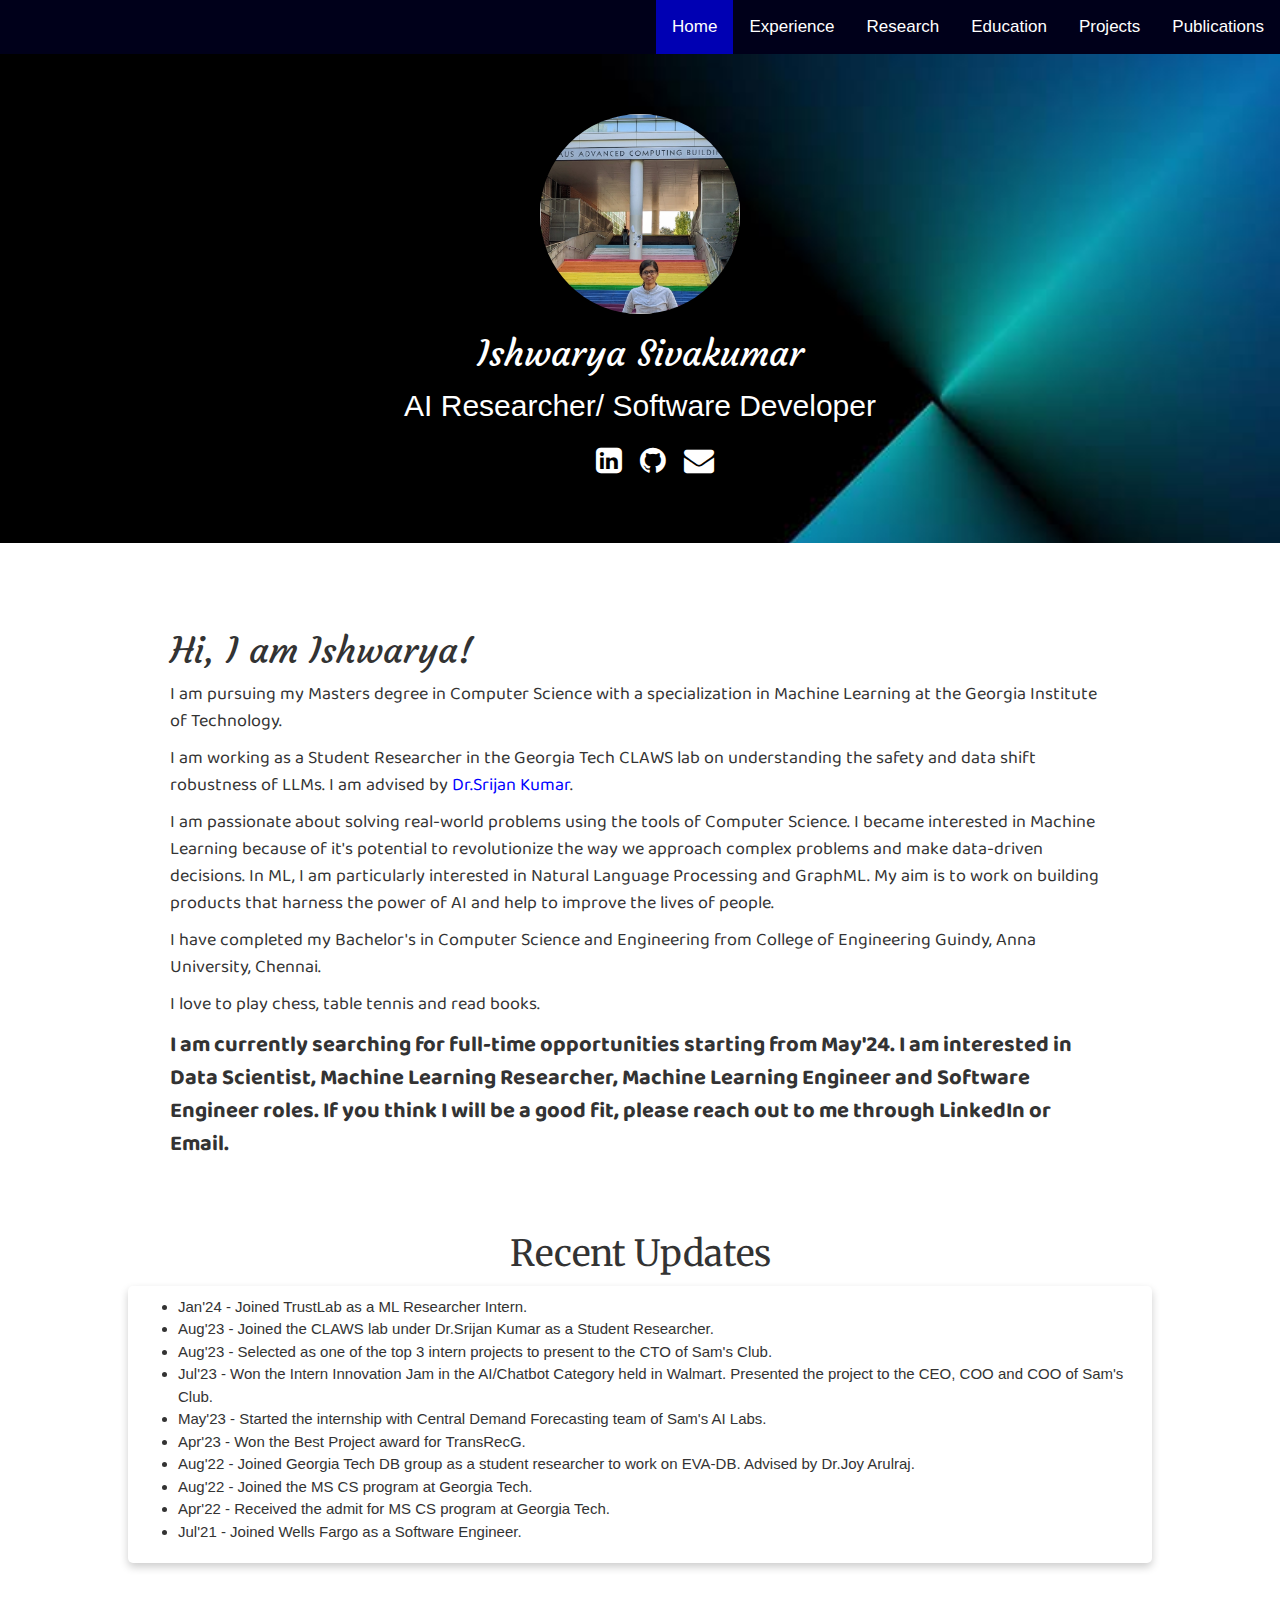
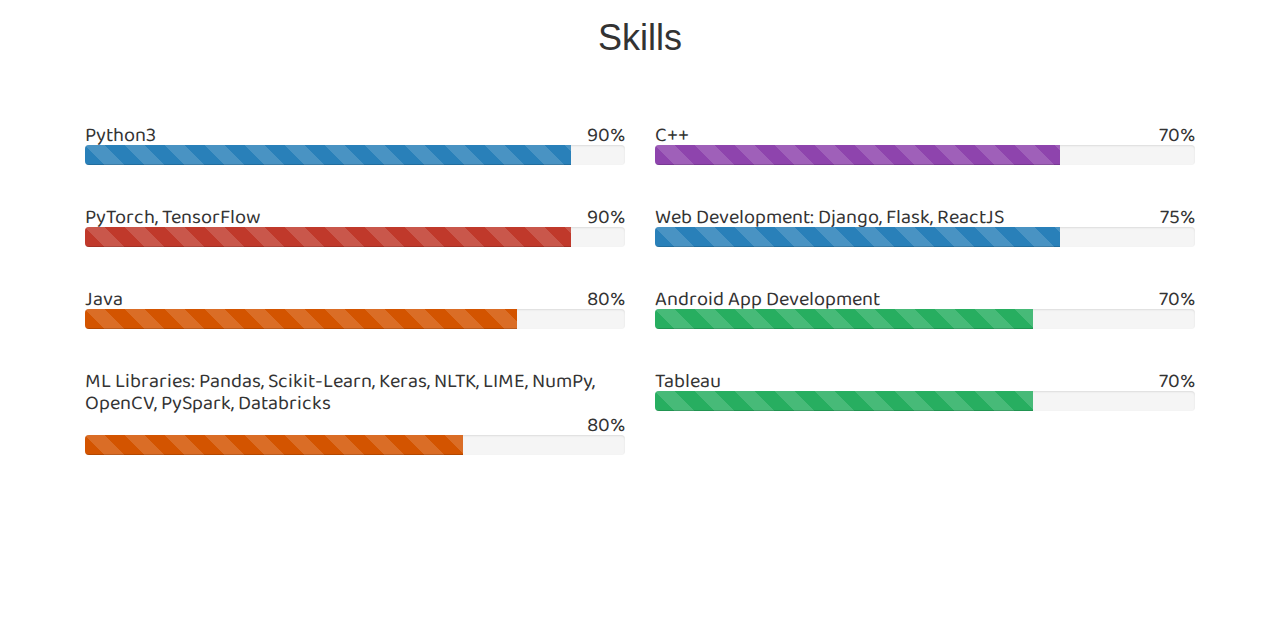
<file: index.html>
<!DOCTYPE HTML>

<html>
    <head>
        <meta charset="utf-8">
	    <meta http-equiv="X-UA-Compatible" content="IE=edge">
	    <title>Ishwarya Sivakumar</title>
	    <meta name="viewport" content="width=device-width, initial-scale=1">
        
        <link rel="stylesheet" href="style.css">
        <link rel="stylesheet" href="https://cdnjs.cloudflare.com/ajax/libs/font-awesome/4.7.0/css/font-awesome.min.css">

        <!-- Latest compiled and minified CSS -->
        <link rel="stylesheet" href="https://maxcdn.bootstrapcdn.com/bootstrap/3.4.1/css/bootstrap.min.css">

        <!-- jQuery library -->
        <script src="https://ajax.googleapis.com/ajax/libs/jquery/3.5.1/jquery.min.js"></script>

        <!-- Latest compiled JavaScript -->
        <script src="https://maxcdn.bootstrapcdn.com/bootstrap/3.4.1/js/bootstrap.min.js"></script>


        <link rel="stylesheet" href="https://www.w3schools.com/w3css/4/w3.css">

        <!-- fonts -->
        <!-- Baloo Chetan 2 -->
        <link href="https://fonts.googleapis.com/css2?family=Baloo+Chettan+2&display=swap" rel="stylesheet">
        <!-- Merriweather -->
        <link href="https://fonts.googleapis.com/css2?family=Merriweather:ital@1&display=swap" rel="stylesheet">
        <!-- Courgette -->
        <link href="https://fonts.googleapis.com/css2?family=Courgette&display=swap" rel="stylesheet">
    </head>

    <body>

        <button onclick="topFunction()" id="myBtn" title="Go to top"><i class="fa fa-chevron-up" aria-hidden="true"></i></button>

        <!-- top navigation bar -->
        <div class="topnav" id="navbar">
            <!-- <a href="skills.html">Skills</a> -->
            <a href="publications.html">Publications</a>
            <a href="projects.html">Projects</a>
            <a href="education.html">Education</a>
            <a href="research_experience.html">Research</a>
            <a href="work_experience.html">Experience</a>
            <a class="active" class="active" href="#home">Home</a>
            
        </div>

        <div class="header" id="home">

            <img  class = "header_img">

            <h1 style="font-family: 'Courgette', cursive;">Ishwarya Sivakumar</h1>
            <p>AI Researcher/ Software Developer</p>

            <div class="social_media">
                <ul style="color: #fff; display: inline; list-style-type: none;">
                    <li><a href="https://www.linkedin.com/in/ishwarya-sivakumar"><i class="fa fa-linkedin-square" style="color: #fff;"></i></a></li>
					<li><a href="https://github.com/IshSiva"><i class="fa fa-github"></i></a></li>
					<li><a href="mailto:ish23.siva@gmail.com"><i class="fa fa-envelope" aria-hidden="true"></i></a></li>
                </ul>
            </div>
        
        
        </div>

        <br/><br/><br/>
        <div class="intro">
            <h1 style="font-family: 'Courgette' cursive">Hi, I am Ishwarya!</h1>
            <p>I am pursuing my Masters degree in Computer Science with a specialization in Machine Learning at the Georgia Institute of Technology. </p>
            <p>I am working as a Student Researcher in the Georgia Tech CLAWS lab on understanding the safety and data shift robustness of LLMs. I am 
                advised by <a href="https://faculty.cc.gatech.edu/~srijan/" style="color: blue;">Dr.Srijan Kumar</a>. </p>

            </p>
            
            <p>I am passionate about solving real-world problems using the tools of Computer Science. 
                I became interested in Machine Learning because of it's potential to revolutionize the way we approach 
                complex problems and make data-driven decisions. In ML, I am particularly interested in Natural Language Processing and GraphML. 
                My aim is to work on building products that harness the power of AI and help to improve the lives of people. 
            </p>

            <p>I have completed my Bachelor's in Computer Science and Engineering from College of Engineering Guindy, Anna University, Chennai. </p>

			<p>I love to play chess, table tennis and read books.</p>
            
            <p style="font-size: 22px;"><strong>I am currently searching for full-time opportunities starting from May'24. I am interested in
                Data Scientist, Machine Learning Researcher, Machine Learning Engineer and Software Engineer roles. If you think I will be a good 
                fit, please reach out to me through LinkedIn or Email. 
            </strong></p>

        </div>
        <br><br>

        <div class="experience" id="latest updates">
            <h1 style="text-align: center;">Recent Updates</h1>
            
            <div class="card">
                
                <ul>
                    <li>Jan'24 - Joined TrustLab as a ML Researcher Intern.</li>
                    <li>Aug'23 - Joined the CLAWS lab under Dr.Srijan Kumar as a Student Researcher.</li>
                    <li>Aug'23 - Selected as one of the top 3 intern projects to present to the CTO of Sam's Club. </li>
                    <li>Jul'23 - Won the Intern Innovation Jam in the AI/Chatbot Category held in Walmart. Presented the project
                        to the CEO, COO and COO of Sam's Club. </li>
                    <li>May'23 - Started the internship with Central Demand Forecasting team of Sam's AI Labs. </li>
                    <li>Apr'23 - Won the Best Project award for TransRecG.</li>
                    <li>Aug'22 - Joined Georgia Tech DB group as a student researcher to work on EVA-DB. Advised by Dr.Joy Arulraj.</li>
                    <li>Aug'22 - Joined the MS CS program at Georgia Tech.</li>
                    <li>Apr'22 - Received the admit for MS CS program at Georgia Tech.</li>
                    <li>Jul'21 - Joined Wells Fargo as a Software Engineer.</li>

                </ul> 
            </div>


        </div>


        <br><br>
        
        
        <div class="skills" id="skills">
            <h1 style="text-align: center;">Skills</h1>

            <br/><br/>
            <div class="container">
                <div class="col-md-6">
					<div class="progress-wrap ">
						<h3><span class="name-left">Python3</span><span class="value-right">90%</span></h3>
						<div class="progress">
						  <div class="progress-bar progress-bar-1 progress-bar-striped active" role="progressbar"
						  aria-valuenow="90" aria-valuemin="0" aria-valuemax="100" style="width:90%">
						  </div>
						</div>
					</div>
					<div class="progress-wrap">
						<h3><span class="name-left">PyTorch, TensorFlow</span><span class="value-right">90%</span></h3>
						<div class="progress">
						  <div class="progress-bar progress-bar-2 progress-bar-striped active" role="progressbar"
						  aria-valuenow="90" aria-valuemin="0" aria-valuemax="100" style="width:90%">
						  </div>
						</div>
					</div>
					<div class="progress-wrap">
						<h3><span class="name-left">Java</span><span class="value-right">80%</span></h3>
						<div class="progress">
						  <div class="progress-bar progress-bar-3 progress-bar-striped active" role="progressbar"
						  aria-valuenow="80" aria-valuemin="0" aria-valuemax="100" style="width:80%">
						  </div>
						</div>
					</div>

                    <div class="progress-wrap">
						<h3><span class="name-left">ML Libraries: Pandas, Scikit-Learn, Keras, NLTK, LIME, NumPy, OpenCV, 
                            PySpark, Databricks
                        </span><span class="value-right">80%</span></h3>
						<div class="progress">
						  <div class="progress-bar progress-bar-3 progress-bar-striped active" role="progressbar"
						  aria-valuenow="75" aria-valuemin="0" aria-valuemax="100" style="width:70%">
						  </div>
						</div>
					</div>

                </div>

                

                <div class="col-md-6">
					
					
					<div class="progress-wrap">
						<h3><span class="name-left">C++</span><span class="value-right">70%</span></h3>
						<div class="progress">
						  <div class="progress-bar progress-bar-4 progress-bar-striped active" role="progressbar"
						  aria-valuenow="85" aria-valuemin="0" aria-valuemax="100" style="width:75%">
						  </div>
						</div>
					</div>

                    <div class="progress-wrap">
						<h3><span class="name-left">Web Development: Django, Flask, ReactJS</span><span class="value-right">75%</span></h3>
						<div class="progress">
						  <div class="progress-bar progress-bar-1 progress-bar-striped active" role="progressbar"
						  aria-valuenow="85" aria-valuemin="0" aria-valuemax="100" style="width:75%">
						  </div>
						</div>
					</div>

					<div class="progress-wrap">
                        <h3><span class="name-left">Android App Development</span><span class="value-right">70%</span></h3>
                        <div class="progress">
                          <div class="progress-bar progress-bar-5 progress-bar-striped active" role="progressbar"
                          aria-valuenow="100" aria-valuemin="0" aria-valuemax="100" style="width:70%">
                          </div>
                        </div>
                    </div>

                    <div class="progress-wrap">
                        <h3><span class="name-left">Tableau</span><span class="value-right">70%</span></h3>
                        <div class="progress">
                          <div class="progress-bar progress-bar-5 progress-bar-striped active" role="progressbar"
                          aria-valuenow="100" aria-valuemin="0" aria-valuemax="100" style="width:70%">
                          </div>
                        </div>
                    </div>

                    
					
					
				</div>
            
            
        </div>

        <br/><br/><br/><br/><br/><br/>
    </body>

    <script>
        mybutton = document.getElementById("myBtn");

        // When the user scrolls down 20px from the top of the document, show the button
        window.onscroll = function() {scrollFunction()};

        function scrollFunction() {
        if (document.body.scrollTop > 20 || document.documentElement.scrollTop > 20) {
            mybutton.style.display = "block";
        } else {
            mybutton.style.display = "none";
        }
        }

        // When the user clicks on the button, scroll to the top of the document
        function topFunction() {
        document.body.scrollTop = 0; // For Safari
        document.documentElement.scrollTop = 0; // For Chrome, Firefox, IE and Opera
        }

        


</script>


</html>
</file>
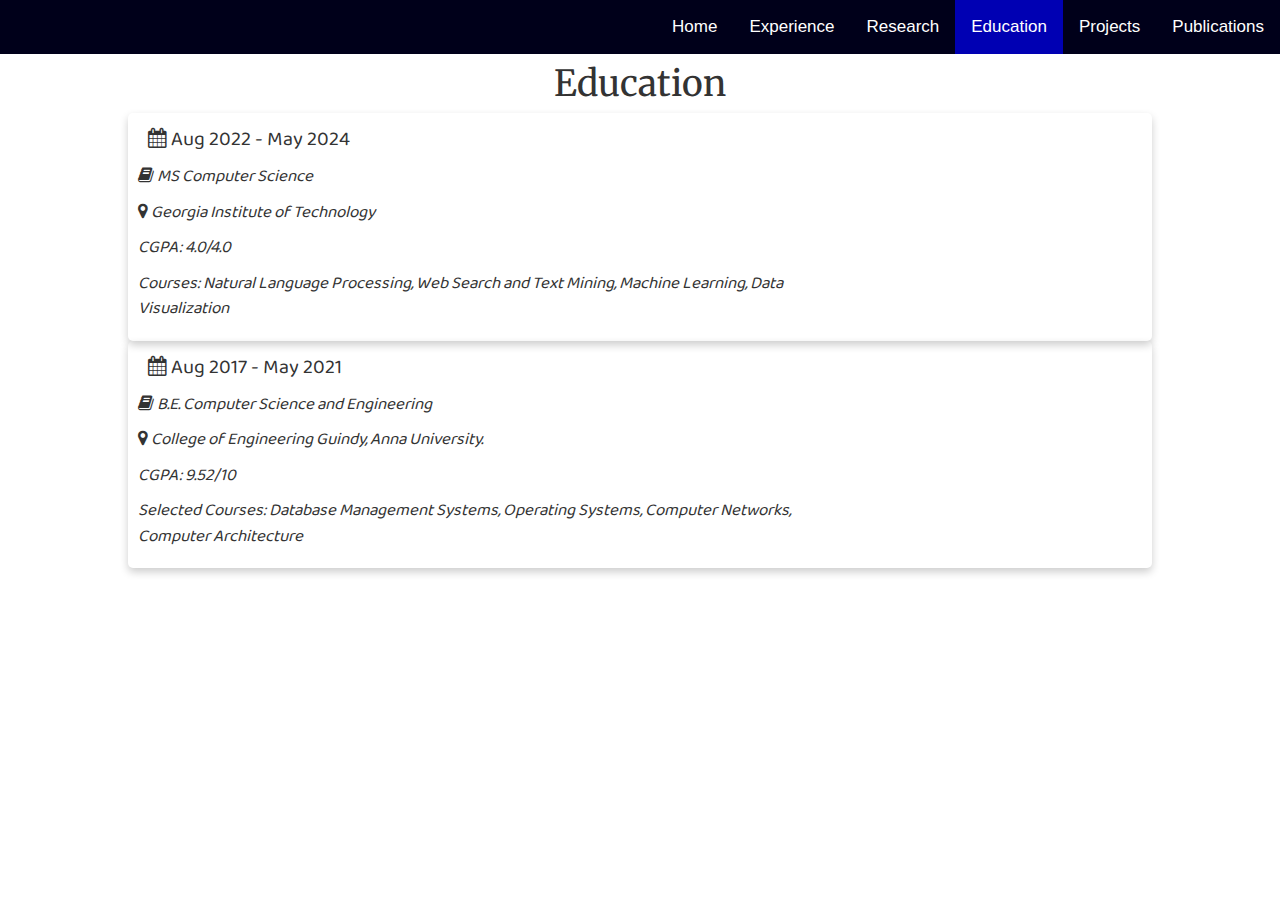
<file: education.html>
<!DOCTYPE HTML>

<html>
    <head>
        <meta charset="utf-8">
	    <meta http-equiv="X-UA-Compatible" content="IE=edge">
	    <title>Ishwarya Sivakumar</title>
	    <meta name="viewport" content="width=device-width, initial-scale=1">
        
        <link rel="stylesheet" href="style.css">
        <link rel="stylesheet" href="https://cdnjs.cloudflare.com/ajax/libs/font-awesome/4.7.0/css/font-awesome.min.css">

        <!-- Latest compiled and minified CSS -->
        <link rel="stylesheet" href="https://maxcdn.bootstrapcdn.com/bootstrap/3.4.1/css/bootstrap.min.css">

        <!-- jQuery library -->
        <script src="https://ajax.googleapis.com/ajax/libs/jquery/3.5.1/jquery.min.js"></script>

        <!-- Latest compiled JavaScript -->
        <script src="https://maxcdn.bootstrapcdn.com/bootstrap/3.4.1/js/bootstrap.min.js"></script>


        <link rel="stylesheet" href="https://www.w3schools.com/w3css/4/w3.css">

        <!-- fonts -->
        <!-- Baloo Chetan 2 -->
        <link href="https://fonts.googleapis.com/css2?family=Baloo+Chettan+2&display=swap" rel="stylesheet">
        <!-- Merriweather -->
        <link href="https://fonts.googleapis.com/css2?family=Merriweather:ital@1&display=swap" rel="stylesheet">
        <!-- Courgette -->
        <link href="https://fonts.googleapis.com/css2?family=Courgette&display=swap" rel="stylesheet">
    </head>

    

    <body>

        <div class="topnav" id="navbar">
            <!-- <a href="skills.html">Skills</a> -->
            <a href="publications.html">Publications</a>
            <a href="projects.html">Projects</a>
            <a class="active" href="education.html">Education</a>
            <a href="research_experience.html">Research</a>
            <a href="work_experience.html">Experience</a>
            <a href="index.html">Home</a>
            
        </div>
        
        <div id="education" class="education">
            <h1 style="text-align: center;">Education</h1>
            
            <div class="edu_card">
                <div class="edu_time">
                    <p><i class="fa fa-calendar" aria-hidden="true"></i> Aug 2022 - May 2024</p>
                </div>
                <div class="edu_details">
                    
                    <p><i class="fa fa-book" aria-hidden="true"></i> MS Computer Science</p> 
                    <p><i class="fa fa-map-marker" aria-hidden="true"></i> Georgia Institute of Technology</p>
                    <p>CGPA: 4.0/4.0</p>
                    <p>Courses: Natural Language Processing, Web Search and Text Mining, Machine Learning, Data Visualization</p>
                    
                </div>
            </div>

            <div class="edu_card">
                <div class="edu_time">
                    <p><i class="fa fa-calendar" aria-hidden="true"></i> Aug 2017 - May 2021</p>
                </div>
                <div class="edu_details">
                    
                    <p><i class="fa fa-book" aria-hidden="true"></i> B.E. Computer Science and Engineering</p> 
                    <p><i class="fa fa-map-marker" aria-hidden="true"></i> College of Engineering Guindy, Anna University.</p>
                    <p>CGPA: 9.52/10</p>
                    <p>Selected Courses: Database Management Systems, Operating Systems, Computer Networks, Computer Architecture</p>
                </div>
            </div>
        </div>




    </body>
</html>
</file>
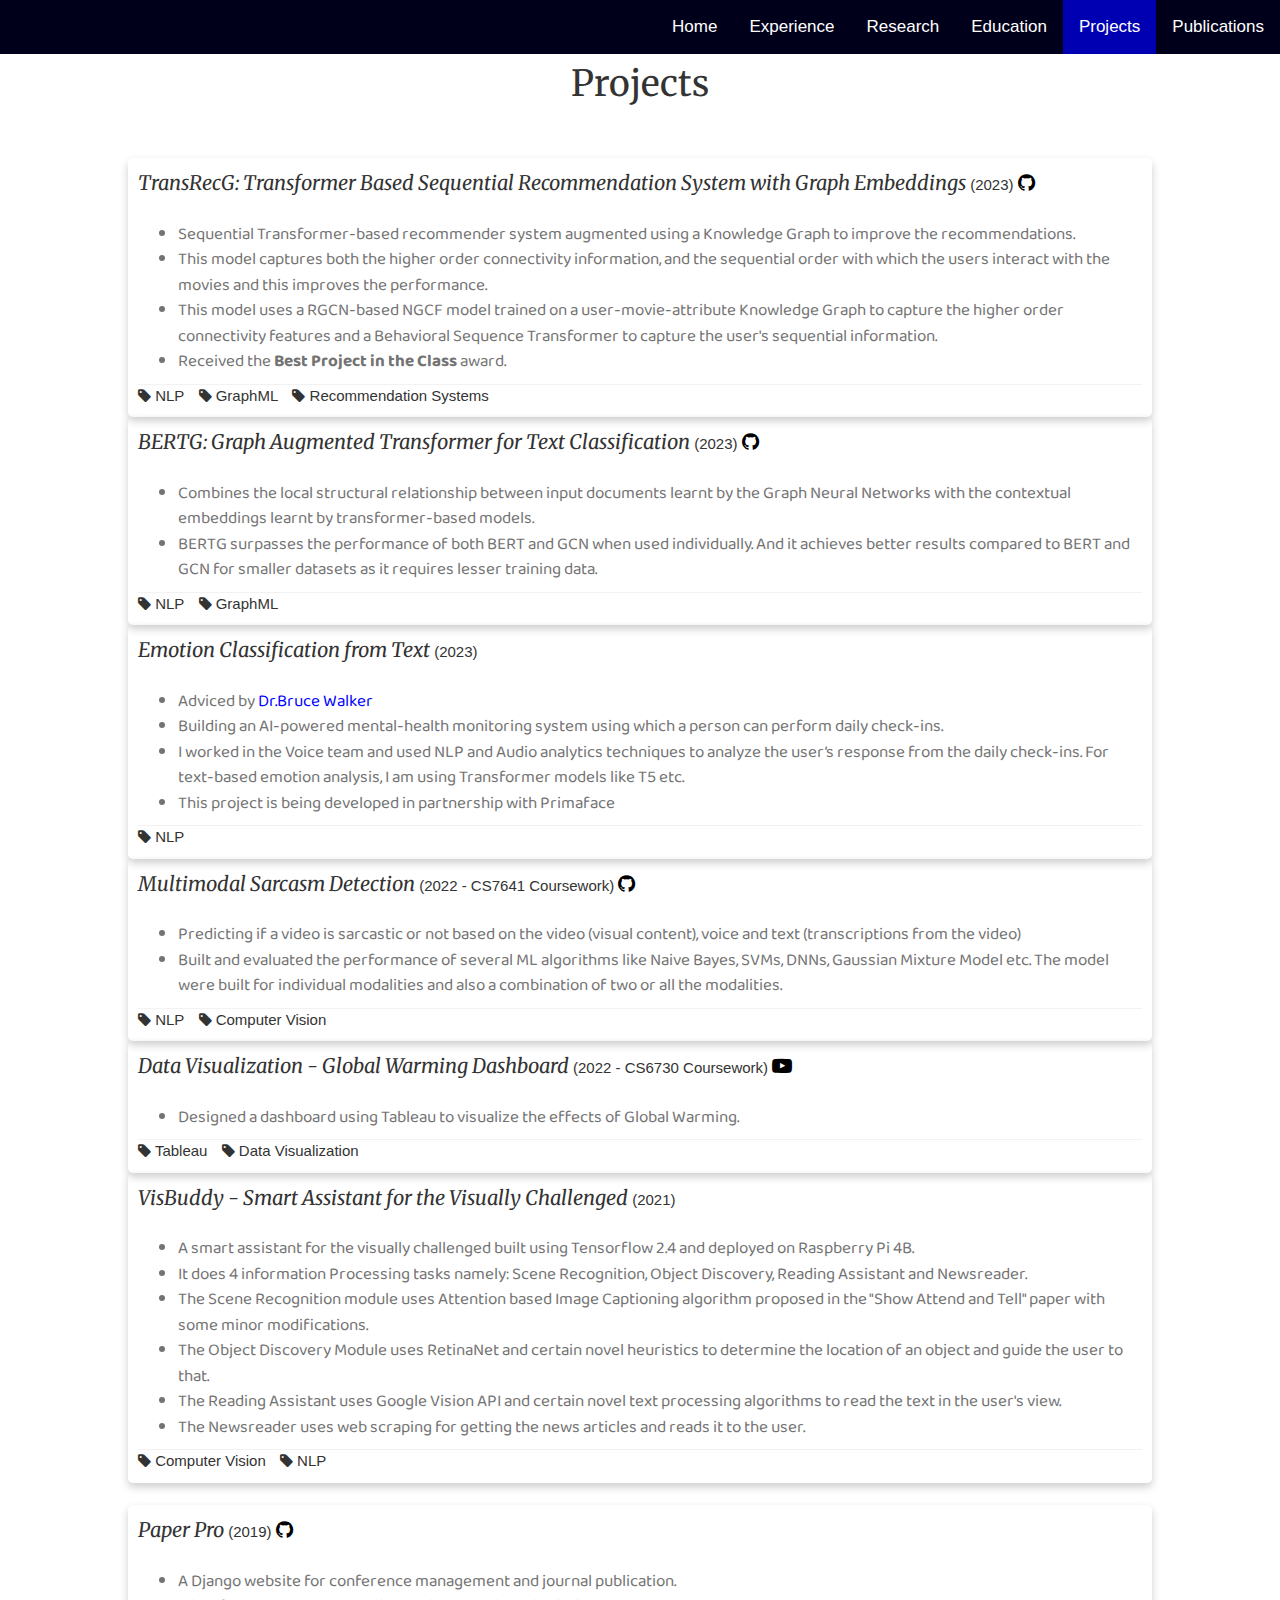
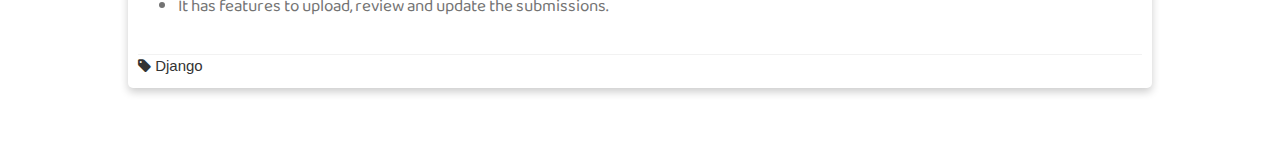
<file: projects.html>
<!DOCTYPE HTML>

<html>
    <head>
        <meta charset="utf-8">
	    <meta http-equiv="X-UA-Compatible" content="IE=edge">
	    <title>Ishwarya Sivakumar</title>
	    <meta name="viewport" content="width=device-width, initial-scale=1">
        
        <link rel="stylesheet" href="style.css">
        <link rel="stylesheet" href="https://cdnjs.cloudflare.com/ajax/libs/font-awesome/4.7.0/css/font-awesome.min.css">

        <!-- Latest compiled and minified CSS -->
        <link rel="stylesheet" href="https://maxcdn.bootstrapcdn.com/bootstrap/3.4.1/css/bootstrap.min.css">

        <!-- jQuery library -->
        <script src="https://ajax.googleapis.com/ajax/libs/jquery/3.5.1/jquery.min.js"></script>

        <!-- Latest compiled JavaScript -->
        <script src="https://maxcdn.bootstrapcdn.com/bootstrap/3.4.1/js/bootstrap.min.js"></script>


        <link rel="stylesheet" href="https://www.w3schools.com/w3css/4/w3.css">

        <!-- fonts -->
        <!-- Baloo Chetan 2 -->
        <link href="https://fonts.googleapis.com/css2?family=Baloo+Chettan+2&display=swap" rel="stylesheet">
        <!-- Merriweather -->
        <link href="https://fonts.googleapis.com/css2?family=Merriweather:ital@1&display=swap" rel="stylesheet">
        <!-- Courgette -->
        <link href="https://fonts.googleapis.com/css2?family=Courgette&display=swap" rel="stylesheet">
    </head>

    

    <body>

        <div class="topnav" id="navbar">
            <!-- <a href="skills.html">Skills</a> -->
            <a href="publications.html">Publications</a>
            <a class="active" href="projects.html">Projects</a>
            <a href="education.html">Education</a>
            <a href="research_experience.html">Research</a>
            <a href="work_experience.html">Experience</a>
            <a href="index.html">Home</a>
            
        </div>

        <div id= "projects" class="project">

            
            <h1 style="text-align: center;">Projects</h1>
            <br/><br/>


            <div class="project_card">
                <span class="project-title">TransRecG: Transformer Based Sequential Recommendation System with Graph Embeddings</span> (2023)
                <a href="https://github.com/IshSiva/TransRecG" style="color: black;"><i style="margin-right: 10px; font-size: 20px; " class="fa fa-github"></i></a>
                 
                <br/><br/>
                <span class="pjt-details">
                    <ul>
                        <li>Sequential Transformer-based recommender system augmented using a Knowledge Graph to improve the recommendations.</li>
                        <li>This model captures both the higher order connectivity information, and the sequential order with which the users interact
                            with the movies and this improves the performance.</li>
                        <li>This model uses a RGCN-based NGCF model trained on a user-movie-attribute Knowledge Graph to capture the higher order connectivity 
                            features and a Behavioral Sequence Transformer to capture the user's sequential information.</li>
                        <li>Received the <strong>Best Project in the Class</strong> award.</li>
                        
                    </ul>
                </span>
                <ul class="stuff">
                    <li><i class="fa fa-tag"></i> NLP</li>
                    <li><i class="fa fa-tag"></i> GraphML</li>
                    <li><i class="fa fa-tag"></i> Recommendation Systems</li>
                    
                    

                </ul>
            </div>

            <div class="project_card">
                <span class="project-title">BERTG: Graph Augmented Transformer for Text Classification</span> (2023)
                <a href="https://github.com/IshSiva/BERTG" style="color: black;"><i style="margin-right: 10px; font-size: 20px; " class="fa fa-github"></i></a>
                 
                <br/><br/>
                <span class="pjt-details">
                    <ul>
                        <li>Combines the local structural relationship between input documents learnt by the Graph Neural Networks with the
                            contextual embeddings learnt by transformer-based models.</li>
                        <li>BERTG surpasses the performance of both BERT and GCN when used individually. And it achieves better results compared
                            to BERT and GCN for smaller datasets as it requires lesser training data.</li>                      
                    </ul>
                </span>
                <ul class="stuff">
                    <li><i class="fa fa-tag"></i> NLP</li>
                    <li><i class="fa fa-tag"></i> GraphML</li>
                    
                    
                    

                </ul>
            </div>


            <div class="project_card">
                <span class="project-title">Emotion Classification from Text</span> (2023)
                <br/><br/>
                <span class="pjt-details">
                    <ul>
                        <li>Adviced by <a href="http://sonify.psych.gatech.edu/~walkerb/" style="color: blue;">Dr.Bruce Walker</a></li>
                        <li>
                            Building an AI-powered mental-health monitoring system using which a person can perform daily check-ins.
                        </li>
                        <li>
                            I worked in the Voice team and used NLP and Audio analytics techniques to analyze the user’s response from the daily
check-ins. For text-based emotion analysis, I am using Transformer models like T5 etc.
                        </li>
                        <li>
                            This project is being developed in partnership with <a href="https://www.linkedin.com/company/primaface">Primaface</a>
                        </li>
                    </ul>
                </span>
                <ul class="stuff">
                    <li><i class="fa fa-tag"></i> NLP</li>
                    

                </ul>
            </div>

            <div class="project_card">
                <span class="project-title">Multimodal Sarcasm Detection</span> (2022 - CS7641 Coursework)
                
                <a href="https://m-a-c-e.github.io/Machine-Learning/" style="color: black;"><i style="margin-right: 10px; font-size: 20px; " class="fa fa-github"></i></a>
                
                <br/><br/>
                <span class="pjt-details">
                    <ul>
                        <li>Predicting if a video is sarcastic or not based on the video (visual content), voice and text (transcriptions from the video)</li>
                        <li>Built and evaluated the performance of several ML algorithms like Naive Bayes, SVMs, DNNs, Gaussian Mixture Model etc. The model were built 
                            for individual modalities and also a combination of two or all the modalities.
                        </li>
                    </ul>
                </span>
                <ul class="stuff">
                    <li><i class="fa fa-tag"></i> NLP</li>
                    <li><i class="fa fa-tag"></i> Computer Vision</li>
                    

                </ul>
            </div>

            <div class="project_card">
                <span class="project-title">Data Visualization - Global Warming Dashboard </span> 
                (2022 - CS6730 Coursework)
                <a href="https://www.youtube.com/watch?v=xavoIDbF0QU" style="color: black;"><i style="margin-right: 10px; font-size: 20px; " class="fa fa-youtube-play"></i></a>
                
                <br/><br/>
                <span class="pjt-details">
                    <ul>
                        <li>Designed a dashboard using Tableau to visualize the effects of Global Warming.</li>
                        
                    </ul>
                </span>
                <ul class="stuff">
                    <li><i class="fa fa-tag"></i> Tableau</li>
                    <li><i class="fa fa-tag"></i> Data Visualization</li>
                    

                </ul>
            </div>


            <div class="project_card">
                <span class="project-title">VisBuddy - Smart Assistant for the Visually Challenged</span> (2021)
                <br/><br/>
                <span class="pjt-details">
                    <ul>
                        <li>A smart assistant for the visually challenged built using 
                            Tensorflow 2.4 and deployed on Raspberry Pi 4B.</li>
                        <li>It does 4 information Processing tasks namely: Scene Recognition, 
                            Object Discovery, Reading Assistant and Newsreader.
                        </li>
                        <li>The Scene Recognition module uses Attention based Image Captioning algorithm
                            proposed in the "Show Attend and Tell" paper with some minor modifications. 
                        </li>
                        <li>The Object Discovery Module uses RetinaNet and certain novel heuristics to determine the location 
                            of an object and guide the user to that.
                        </li>
                        <li>The Reading Assistant uses Google Vision API and certain novel text processing algorithms to 
                            read the text in the user's view.
                        </li>
                        <li>The Newsreader uses web scraping for getting the news articles and reads it to the user.</li>
                    </ul>
                </span>
                <ul class="stuff">
                    <li><i class="fa fa-tag"></i> Computer Vision</li>
                    <li><i class="fa fa-tag"></i> NLP</li>
                    

                </ul>
            </div>
            
            
            <br/>

            <div class="project_card">
                <span class="project-title">Paper Pro</span>
                (2019)
                <a href="https://github.com/IshSiva/Paper-Pro" style="color: black;"><i style="margin-right: 10px; font-size: 20px; " class="fa fa-github"></i></a>
                
                <br/><br/>
                <span class="pjt-details">
                    <ul>
                        <li>A Django website for conference management and journal publication.</li>
                        <li>It has features to upload, review and update the submissions.</li>
                        
                    </ul>
                </span>
                <br/>
                <ul class="stuff">
                    <li><i class="fa fa-tag"></i> Django</li>   

                </ul>
                

            </div>

  
        <br/><br/><br/>

        

    </body>
</html>
</file>
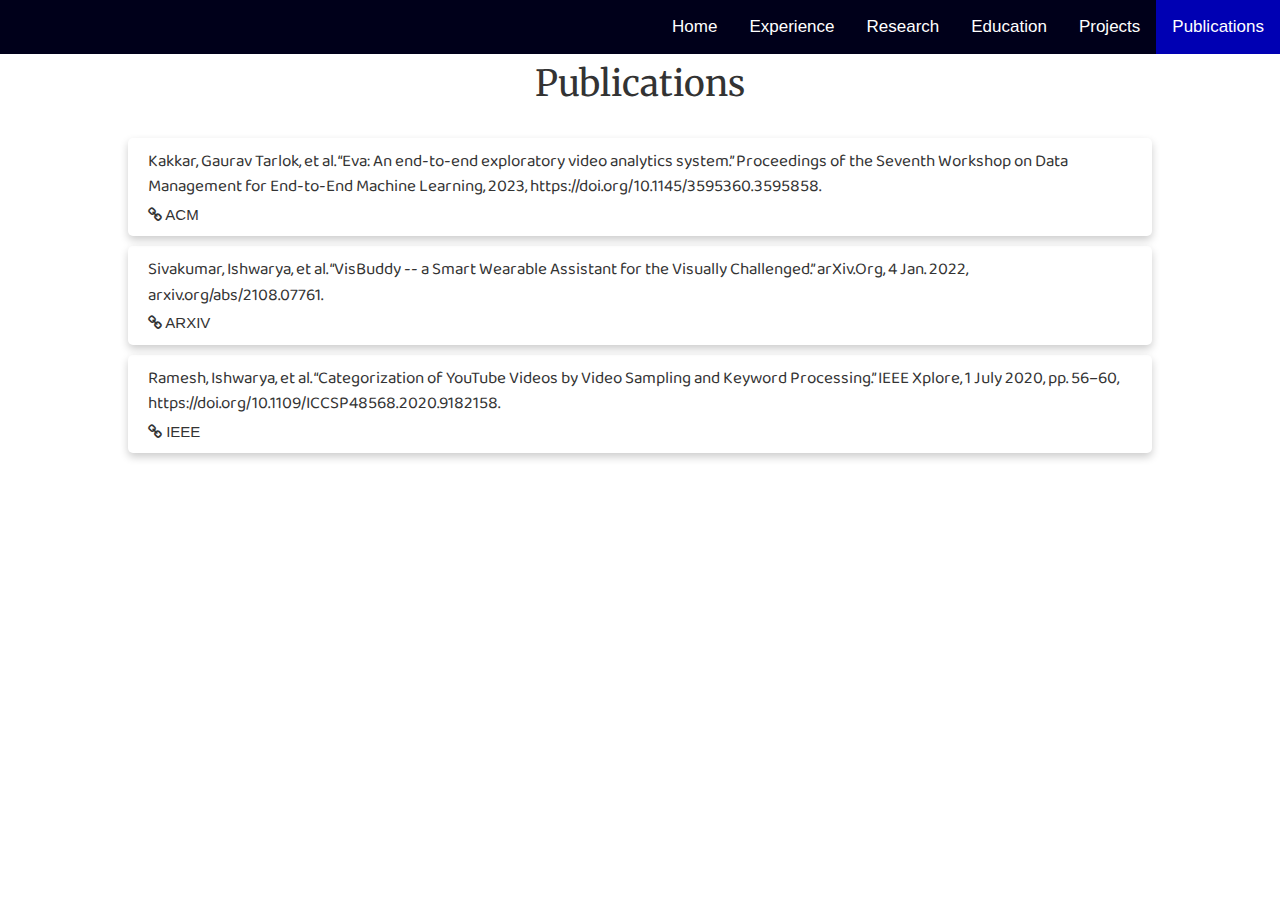
<file: publications.html>
<!DOCTYPE HTML>

<html>
    <head>
        <meta charset="utf-8">
	    <meta http-equiv="X-UA-Compatible" content="IE=edge">
	    <title>Ishwarya Sivakumar</title>
	    <meta name="viewport" content="width=device-width, initial-scale=1">
        
        <link rel="stylesheet" href="style.css">
        <link rel="stylesheet" href="https://cdnjs.cloudflare.com/ajax/libs/font-awesome/4.7.0/css/font-awesome.min.css">

        <!-- Latest compiled and minified CSS -->
        <link rel="stylesheet" href="https://maxcdn.bootstrapcdn.com/bootstrap/3.4.1/css/bootstrap.min.css">

        <!-- jQuery library -->
        <script src="https://ajax.googleapis.com/ajax/libs/jquery/3.5.1/jquery.min.js"></script>

        <!-- Latest compiled JavaScript -->
        <script src="https://maxcdn.bootstrapcdn.com/bootstrap/3.4.1/js/bootstrap.min.js"></script>


        <link rel="stylesheet" href="https://www.w3schools.com/w3css/4/w3.css">

        <!-- fonts -->
        <!-- Baloo Chetan 2 -->
        <link href="https://fonts.googleapis.com/css2?family=Baloo+Chettan+2&display=swap" rel="stylesheet">
        <!-- Merriweather -->
        <link href="https://fonts.googleapis.com/css2?family=Merriweather:ital@1&display=swap" rel="stylesheet">
        <!-- Courgette -->
        <link href="https://fonts.googleapis.com/css2?family=Courgette&display=swap" rel="stylesheet">
    </head>

    

    <body>

        <div class="topnav" id="navbar">
            <!-- <a href="skills.html">Skills</a> -->
            <a class="active" href="publications.html">Publications</a>
            <a href="projects.html">Projects</a>
            <a href="education.html">Education</a>
            <a href="research_experience.html">Research</a>
            <a href="work_experience.html">Experience</a>
            <a href="index.html">Home</a>
            
        </div>

        <div id="publications" class="publication">
            <h1 style="text-align: center;">Publications</h1>
            <br>
            <div class="card">
                <div class="paper_title">Kakkar, Gaurav Tarlok, et al. 
                    “Eva: An end-to-end exploratory video analytics system.” 
                    Proceedings of the Seventh Workshop on Data Management for End-to-End Machine Learning, 
                    2023, https://doi.org/10.1145/3595360.3595858. </div>
                    
                    <a href="https://dl.acm.org/doi/abs/10.1145/3595360.3595858" style="text-decoration:none;"><i class="fa fa-link" aria-hidden="true"></i> ACM</a>
                </div>

            <div class="card">
                <div class="paper_title">Sivakumar, Ishwarya, et al. “VisBuddy -- a Smart Wearable Assistant for the Visually Challenged.” 
                    arXiv.Org, 4 Jan. 2022, arxiv.org/abs/2108.07761. </div>
                
                <a href="https://arxiv.org/abs/2108.07761" style="text-decoration:none;"><i class="fa fa-link" aria-hidden="true"></i> ARXIV</a>
            </div>
            
            <div class="card">
                <div class="paper_title">Ramesh, Ishwarya, et al. “Categorization of YouTube Videos by Video Sampling and Keyword Processing.” 
                    IEEE Xplore, 1 July 2020, pp. 56–60, https://doi.org/10.1109/ICCSP48568.2020.9182158.</div>
                
                <a href="https://ieeexplore.ieee.org/document/9182158" style="text-decoration:none;"><i class="fa fa-link" aria-hidden="true"></i> IEEE</a>
            </div>

        </div>

    </body>
</html>
</file>
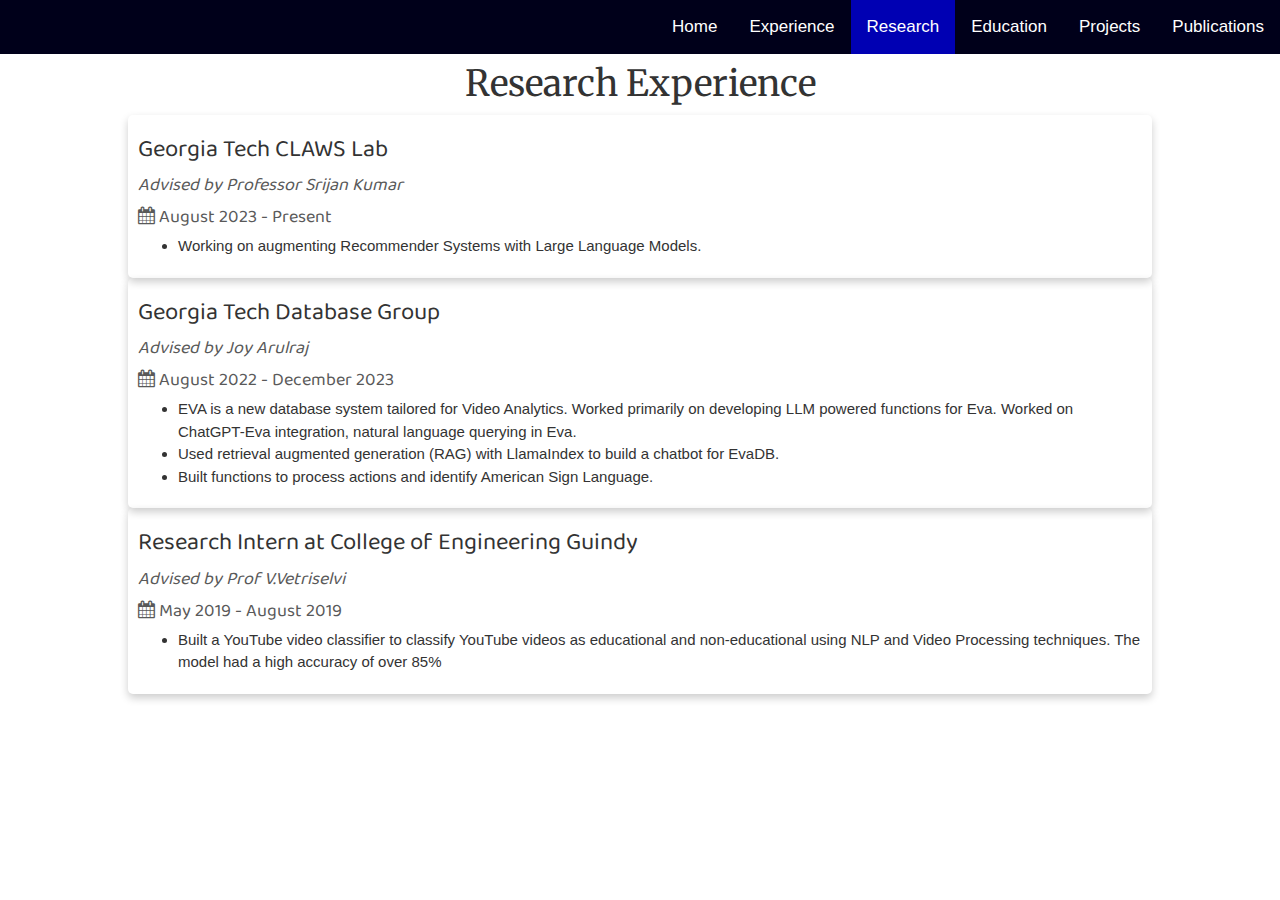
<file: research_experience.html>
<!DOCTYPE HTML>

<html>
    <head>
        <meta charset="utf-8">
	    <meta http-equiv="X-UA-Compatible" content="IE=edge">
	    <title>Ishwarya Sivakumar</title>
	    <meta name="viewport" content="width=device-width, initial-scale=1">
        
        <link rel="stylesheet" href="style.css">
        <link rel="stylesheet" href="https://cdnjs.cloudflare.com/ajax/libs/font-awesome/4.7.0/css/font-awesome.min.css">

        <!-- Latest compiled and minified CSS -->
        <link rel="stylesheet" href="https://maxcdn.bootstrapcdn.com/bootstrap/3.4.1/css/bootstrap.min.css">

        <!-- jQuery library -->
        <script src="https://ajax.googleapis.com/ajax/libs/jquery/3.5.1/jquery.min.js"></script>

        <!-- Latest compiled JavaScript -->
        <script src="https://maxcdn.bootstrapcdn.com/bootstrap/3.4.1/js/bootstrap.min.js"></script>


        <link rel="stylesheet" href="https://www.w3schools.com/w3css/4/w3.css">

        <!-- fonts -->
        <!-- Baloo Chetan 2 -->
        <link href="https://fonts.googleapis.com/css2?family=Baloo+Chettan+2&display=swap" rel="stylesheet">
        <!-- Merriweather -->
        <link href="https://fonts.googleapis.com/css2?family=Merriweather:ital@1&display=swap" rel="stylesheet">
        <!-- Courgette -->
        <link href="https://fonts.googleapis.com/css2?family=Courgette&display=swap" rel="stylesheet">
    </head>

    

    <body>

        <div class="topnav" id="navbar">
            <!-- <a href="skills.html">Skills</a> -->
            <a href="publications.html">Publications</a>
            <a href="projects.html">Projects</a>
            <a href="education.html">Education</a>
            <a class="active" href="research_experience.html">Research</a>
            <a href="work_experience.html">Experience</a>
            <a href="index.html">Home</a>
            
        </div>

        <!--Work Experience-->

        <div class="experience" id="research-experience">
            <h1 style="text-align: center;">Research Experience</h1>
            
            <div class="card">
                <h3>Georgia Tech CLAWS Lab</h3>
                <div class="location_details"><em> <a href="https://faculty.cc.gatech.edu/~srijan/">Advised by Professor Srijan Kumar</a> </em></div> 
                <div class="location_details"><i class="fa fa-calendar" aria-hidden="true"></i> August 2023 - Present</div>
                
                <ul>
                    <li>Working on augmenting Recommender Systems with Large Language Models.</li>

                </ul> 
            </div>

            <div class="card">
                <h3>Georgia Tech Database Group</h3>
                <div class="location_details"><em>Advised by <a href="https://faculty.cc.gatech.edu/~jarulraj/">Joy Arulraj</a></em></div> 
                <div class="location_details"><i class="fa fa-calendar" aria-hidden="true"></i> August 2022 - December 2023</div>
                
                <ul>
                    <li>EVA is a new database system tailored for Video Analytics. Worked primarily on developing LLM powered functions for Eva.
                        Worked on ChatGPT-Eva integration, natural language querying in Eva.
                    </li>
                    <li>Used retrieval augmented generation (RAG) with LlamaIndex to build a chatbot for EvaDB.</li>
                    <li>Built functions to process actions and identify American Sign Language.</li>
            
                </ul> 
            </div>


            <div class="card">
                <h3>Research Intern at College of Engineering Guindy</h3>
                <div class="location_details"><em>Advised by Prof V.Vetriselvi</em></div> 
                <div class="location_details"><i class="fa fa-calendar" aria-hidden="true"></i> May 2019 - August 2019</div>
                
                <ul>
                    <li>Built a YouTube video classifier to classify YouTube videos as educational and non-educational 
                        using NLP and Video Processing techniques. The model had a high accuracy of over 85%</li>
                </ul> 
            </div>

            

        </div>

    </body>

</html>
</file>
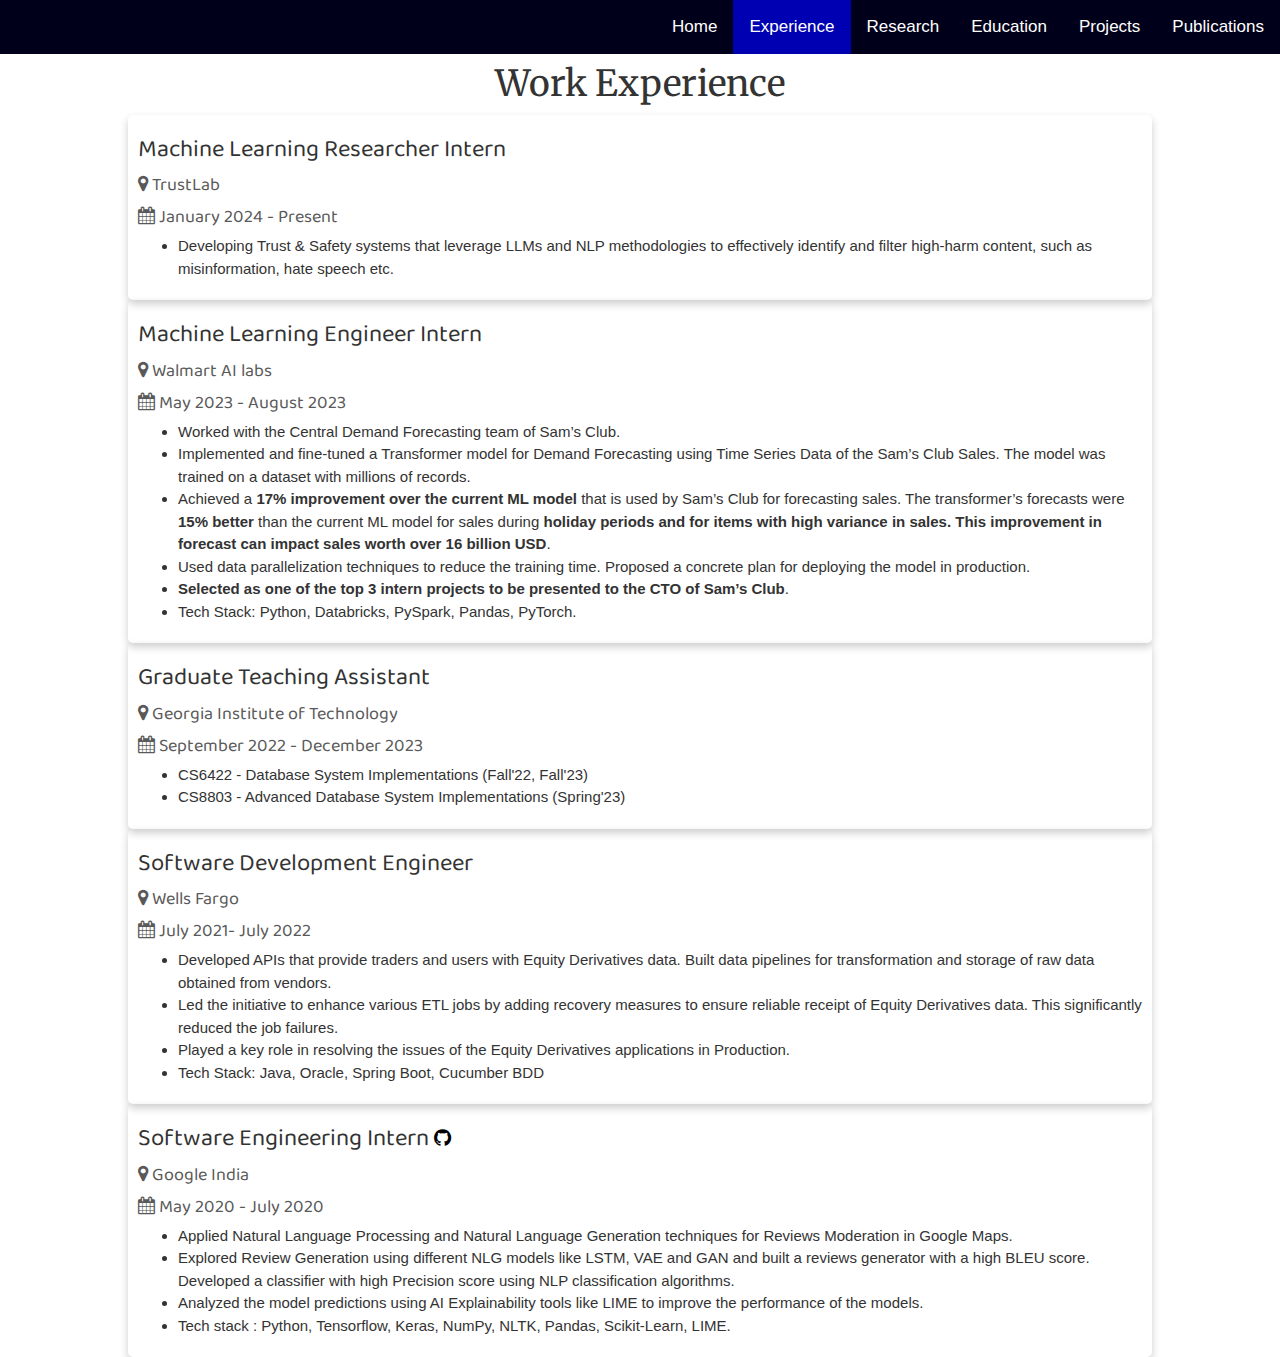
<file: work_experience.html>
<!DOCTYPE HTML>

<html>
    <head>
        <meta charset="utf-8">
	    <meta http-equiv="X-UA-Compatible" content="IE=edge">
	    <title>Ishwarya Sivakumar</title>
	    <meta name="viewport" content="width=device-width, initial-scale=1">
        
        <link rel="stylesheet" href="style.css">
        <link rel="stylesheet" href="https://cdnjs.cloudflare.com/ajax/libs/font-awesome/4.7.0/css/font-awesome.min.css">

        <!-- Latest compiled and minified CSS -->
        <link rel="stylesheet" href="https://maxcdn.bootstrapcdn.com/bootstrap/3.4.1/css/bootstrap.min.css">

        <!-- jQuery library -->
        <script src="https://ajax.googleapis.com/ajax/libs/jquery/3.5.1/jquery.min.js"></script>

        <!-- Latest compiled JavaScript -->
        <script src="https://maxcdn.bootstrapcdn.com/bootstrap/3.4.1/js/bootstrap.min.js"></script>


        <link rel="stylesheet" href="https://www.w3schools.com/w3css/4/w3.css">

        <!-- fonts -->
        <!-- Baloo Chetan 2 -->
        <link href="https://fonts.googleapis.com/css2?family=Baloo+Chettan+2&display=swap" rel="stylesheet">
        <!-- Merriweather -->
        <link href="https://fonts.googleapis.com/css2?family=Merriweather:ital@1&display=swap" rel="stylesheet">
        <!-- Courgette -->
        <link href="https://fonts.googleapis.com/css2?family=Courgette&display=swap" rel="stylesheet">
    </head>

    

    <body>

        <div class="topnav" id="navbar">
            <!-- <a href="skills.html">Skills</a> -->
            <a href="publications.html">Publications</a>
            <a href="projects.html">Projects</a>
            <a href="education.html">Education</a>
            <a href="research_experience.html">Research</a>
            <a class="active" href="work_experience.html">Experience</a>
            <a href="index.html">Home</a>
            
        </div>


        <div class="experience" id="work-experience">


            <h1 style="text-align: center;">Work Experience</h1>

            <div class="card">
                <h3>Machine Learning Researcher Intern</h3>
                <div class="location_details"><i class="fa fa-map-marker" aria-hidden="true"></i> TrustLab</div> 
                <div class="location_details"><i class="fa fa-calendar" aria-hidden="true"></i> January 2024 - Present</div>
                
                <ul>
                    <li>Developing Trust & Safety systems that leverage LLMs and NLP methodologies to effectively identify and filter high-harm
                        content, such as misinformation, hate speech etc.</li>
                </ul> 
            </div>
            
            <div class="card">
                <h3>Machine Learning Engineer Intern</h3>
                <div class="location_details"><i class="fa fa-map-marker" aria-hidden="true"></i> Walmart AI labs</div> 
                <div class="location_details"><i class="fa fa-calendar" aria-hidden="true"></i> May 2023 - August 2023</div>
                
                <ul>
                    <li> Worked with the Central Demand Forecasting team of Sam’s Club.</li>
                    <li>Implemented and fine-tuned a Transformer model for Demand Forecasting using Time Series Data of the Sam’s Club Sales.
                        The model was trained on a dataset with millions of records.</li>
                    <li>Achieved a <strong>17% improvement over the current ML model</strong> that is used by Sam’s Club for forecasting sales. The
                        transformer’s forecasts were <strong>15% better </strong>than the current ML model for sales during <strong>holiday periods and for items with
                        high variance in sales. This improvement in forecast can impact sales worth over 16 billion USD</strong>.</li>
                    <li>Used data parallelization techniques to reduce the training time. Proposed a concrete plan for deploying the model in
                        production.</li>
                    <li><strong>Selected as one of the top 3 intern projects to be presented to the CTO of Sam’s Club</strong>.</li>
                    <li>Tech Stack: Python, Databricks, PySpark, Pandas, PyTorch.</li>
                </ul> 
            </div>


            <div class="card">
                <h3>Graduate Teaching Assistant</h3>
                <div class="location_details"><i class="fa fa-map-marker" aria-hidden="true"></i> Georgia Institute of Technology</div> 
                <div class="location_details"><i class="fa fa-calendar" aria-hidden="true"></i> September 2022 - December 2023</div>
                <ul>
                    <li>CS6422 - Database System Implementations (Fall'22, Fall'23)</li>
                    <li>CS8803 - Advanced Database System Implementations (Spring'23)</li>
                    
                </ul> 
            </div>

            <div class="card">
                <h3>Software Development Engineer</h3>
                <div class="location_details"><i class="fa fa-map-marker" aria-hidden="true"></i> Wells Fargo </div> 
                <div class="location_details"><i class="fa fa-calendar" aria-hidden="true"></i> July 2021- July 2022</div>
                <ul>
                    <li>Developed APIs that provide traders and users with Equity Derivatives data. 
                        Built data pipelines for transformation and storage of raw data obtained from vendors.</li>
                    <li>Led the initiative to enhance various ETL jobs by adding recovery measures to ensure reliable 
                        receipt of Equity Derivatives data. This significantly reduced the job failures.</li>
                    <li>Played a key role in resolving the issues of the Equity Derivatives applications in Production.</li>
                    <li>Tech Stack: Java, Oracle, Spring Boot, Cucumber BDD</li>
                </ul>
            </div>

            

            <div class="card">
                <h3>Software Engineering Intern <a href="https://github.com/IshSiva/generation-of-fake-reviews" style="color: black;"><i style="margin-right: 10px; font-size: 20px; " class="fa fa-github"></i></a></h3> 
                
                <div class="location_details"><i class="fa fa-map-marker" aria-hidden="true"></i> Google India</div> 
                <div class="location_details"><i class="fa fa-calendar" aria-hidden="true"></i> May 2020 - July 2020</div>
                <ul>
                    <li>Applied Natural Language Processing and Natural Language Generation techniques for Reviews Moderation in Google Maps.</li>
                    <li>Explored Review Generation using different NLG models like LSTM, VAE and GAN and built a reviews generator with a high BLEU score.
                        Developed a classifier with high Precision score using NLP classification algorithms.
                    </li>
                    <li>Analyzed the model predictions using AI Explainability tools like LIME to improve the performance of the models.</li>
                    <li>Tech stack : Python, Tensorflow, Keras, NumPy, NLTK, Pandas, Scikit-Learn, LIME.
                    </li>
                </ul>
            </div>


        </div>
    </body>

</html>
</file>
<file: style.css>
/* navbar */
.topnav {
    background-color:  #00001a;
    overflow: hidden;
  }
  
  .topnav a {
    float: right;
    color: white;
    text-align: center;
    padding: 14px 16px;
    text-decoration: none;
    font-size: 17px;
  }
  
  
  .topnav a:hover {
    background-color: #e6e6ff;
    color: black;
  }
  
  
  .topnav a.active {
    background-color: #0000b3;
    color: white;
  }

  

  /* header styling */
  .header {
    padding: 60px;
    text-align: center;
    background-image: url(bg2.jfif);
    background-size: cover;
    color: white;
    font-size: 30px;
    
  }

  .header_img {
    background-size: cover !important;
    background-position: center center;
    background-repeat: no-repeat;
    position: relative;
    height: 200px;
    width: 200px;
    margin: 0 auto;
    margin-bottom: 10px;
    -webkit-border-radius: 50%;
    -moz-border-radius: 50%;
    -ms-border-radius: 50%;
    border-radius: 50%;
    background-image: url(ish_klaus.jpg);
    
  }

  .header h1{
    font-family: 'Courgette' cursive;
  }

  /* social media icons in header */
  .social_media ul li i{
    color: white;
    font-size: 30px;
    margin-right: 10px;
  }

  .social_media ul{
      list-style: none;
  }
  .social_media li{
      display: inline;
  }


  /* introduction */

  .intro{
    margin: auto;
    width: 75%;
    padding: 10px;
  }

  .intro h1{
      
      font-family: 'Courgette', cursive;

      
  }

  .intro p{
    font-family: 'Baloo Chettan 2', cursive;
    font-size: 18px;
  }


/* work experience */
.experience .card{
    margin: auto;
    width: 80%;
    padding: 10px;
    border: #00001a;
    box-shadow: 0 4px 8px 0 rgba(0,0,0,0.2);
    transition: 0.3s;
    border-radius: 5px;
}

.vertical {
    border-left: 6px solid black;
    height: 200px;
    position:absolute;
    left: 50%;
}


.experience h1{
  font-family: 'Merriweather', serif;
  padding-bottom: 2px;
}

.experience h3{
  font-family: 'Baloo Chettan 2', cursive;
}


.experience .card .location_details{
  font-family: 'Baloo Chettan 2', cursive;
  font-size: 18px;
  padding-bottom: 5px;
  color: #595959;

}

.experience .card p{
  font-family: 'Baloo Chettan 2', cursive;
  font-style: italic;
  font-size: 15px;
  color: #737373;
}

/* education */

.edu_card{
  margin: auto;
    width: 80%;
    padding: 10px;
    border: #00001a;
    box-shadow: 0 4px 8px 0 rgba(0,0,0,0.2);
    transition: 0.3s;
    border-radius: 5px;

}
.edu_card .edu_time{
  
  float: left;
  font-family: 'Baloo Chettan 2', cursive;
  font-size: 20px;
  margin-left: 10px;
  margin-right: 80px;
  width: 250px;
}

.edu_card .edu_details{
    
    display: inline-block;
    margin:0 auto;
    width:700px;
    font-family: 'Baloo Chettan 2', cursive;
    font-size: 17px;
    font-style: italic;
    
}

.education h1{
  font-family: 'Merriweather', serif;
}


/* publication section styling */

.publication h1{
  font-family: 'Merriweather', serif;
  padding-bottom: 2px;
}

.paper_title{
  font-family: 'Baloo Chettan 2', cursive;
  font-size: 17px;
  padding-bottom: 5px;

}

.publication .card{
  margin: auto;
  width: 80%;
  padding: 10px;
  border: #00001a;
  box-shadow: 0 4px 8px 0 rgba(0,0,0,0.2);
  transition: 0.3s;
  border-radius: 5px;
  padding-left: 20px;
  margin-bottom: 10px;

}

#myBtn {
  display: none; 
  position: fixed; 
  bottom: 20px; 
  right: 30px; 
  z-index: 99; 
  border: none; 
  outline: none; 
  background-color: #00001a; 
  color: white; 
  cursor: pointer; 
  padding: 10px; 
  border-radius: 10px; 
  font-size: 15px; 
}

#myBtn:hover {
  background-color: #555; 
}


/* project styling */

.project h1{
  font-family: 'Merriweather', serif;

}

.project_card{
  margin: auto;
    width: 80%;
    padding: 10px;
    border: #00001a;
    box-shadow: 0 4px 8px 0 rgba(0,0,0,0.2);
    transition: 0.3s;
    border-radius: 5px;
    margin-bottom: 10dp;
}

.stuff{
  list-style: none;
  margin-left: 10px;
  margin: 0;
  padding: 0;
  border-top: 1px solid rgba(0, 0, 0, 0.05);
  padding-top: 5 px;
  align-items: center;
  bottom: 10px;
  
}

.stuff li{
  display: inline;
  margin-right: 10px;
}

.project_card .pjt_details{
  margin-left: 10px;

}

.container{
  display: flex;
  justify-content: center;
}

.project-title{
  font-family: 'Merriweather', serif;
  font-size: 20px;
  font-style: italic;
  text-align: center;


}

.pjt-details{
  font-family: 'Baloo Chettan 2', cursive;
  font-size: 17px;
  color: #737373
}


/* skills */

.name-left{
  float: left;
  font-family: 'Baloo Chettan 2', cursive;
  font-size: 20px;
}

.value-right{
  float: right;
  font-family: 'Baloo Chettan 2', cursive;
  font-size: 20px;
}

.progress {
  width: 100%;
  float: left;
  height: 5px;
  box-shadow: none;
}

.progress-bar {
  background-color: #2F3C4F;
  height: 5px;
  display: block;
  box-shadow: none;
}
.progress-bar.progress-bar-1 {
  background-color: #2980b9 !important;
}
.progress-bar.progress-bar-2 {
  background-color: #c0392b !important;
}
.progress-bar.progress-bar-3 {
  background-color: #d35400 !important;
}
.progress-bar.progress-bar-4 {
  background-color: #8e44ad !important;
}
.progress-bar.progress-bar-5 {
  background-color: #27ae60 !important;
}

.progress-wrap {
  width: 100%;
  float: left;
  margin-bottom: 10px;
}

.progress-wrap h3{
  font-size: 20px;
}
</file>
